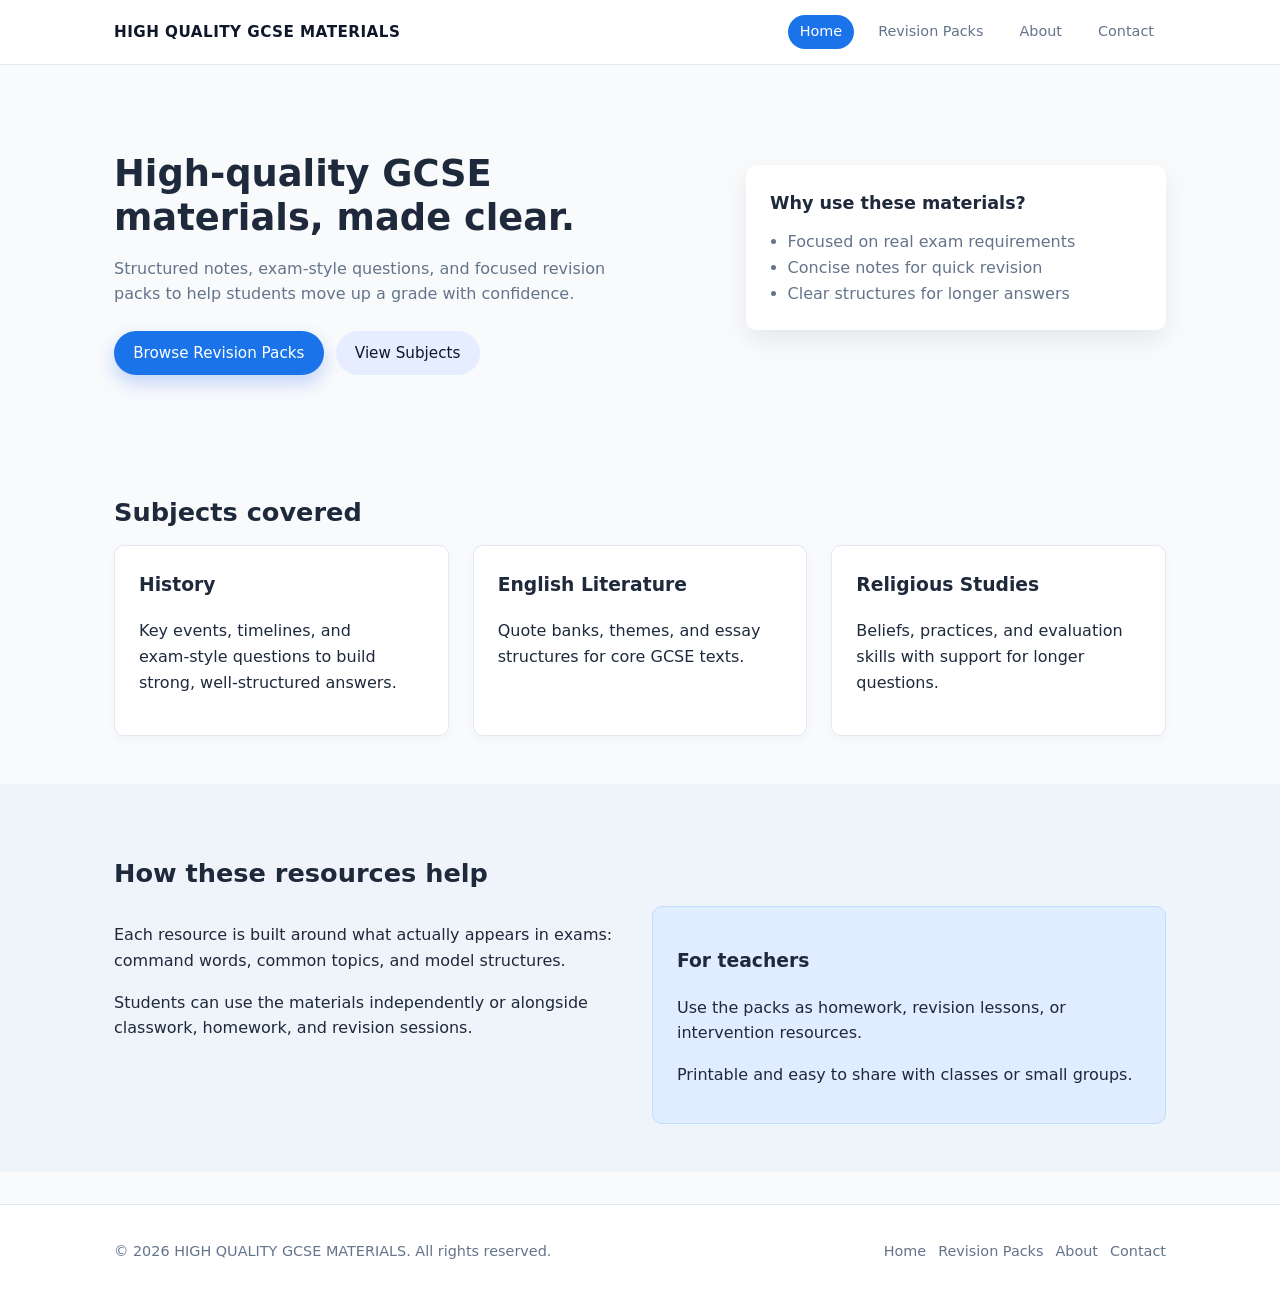
<file: index.html>
<!DOCTYPE html>
<html lang="en">
<head>
  <meta charset="UTF-8">
  <title>HIGH QUALITY GCSE MATERIALS | Home</title>
  <meta name="viewport" content="width=device-width, initial-scale=1">
  <link rel="stylesheet" href="style.css">
</head>
<body>
  <header class="site-header">
    <div class="container nav-container">
      <div class="logo">HIGH QUALITY GCSE MATERIALS</div>
      <nav class="nav">
        <a href="index.html" class="nav-link active">Home</a>
        <a href="shop.html" class="nav-link">Revision Packs</a>
        <a href="about.html" class="nav-link">About</a>
        <a href="contact.html" class="nav-link">Contact</a>
      </nav>
    </div>
  </header>

  <main>
    <section class="hero">
      <div class="container hero-inner">
        <div class="hero-text">
          <h1>High‑quality GCSE materials, made clear.</h1>
          <p>Structured notes, exam‑style questions, and focused revision packs to help students move up a grade with confidence.</p>
          <div class="hero-actions">
            <a href="shop.html" class="btn btn-primary">Browse Revision Packs</a>
            <a href="#subjects" class="btn btn-secondary">View Subjects</a>
          </div>
        </div>
        <div class="hero-card">
          <h2>Why use these materials?</h2>
          <ul>
            <li>Focused on real exam requirements</li>
            <li>Concise notes for quick revision</li>
            <li>Clear structures for longer answers</li>
          </ul>
        </div>
      </div>
    </section>

    <section id="subjects" class="section">
      <div class="container">
        <h2 class="section-title">Subjects covered</h2>
        <div class="grid grid-3">
          <div class="card">
            <h3>History</h3>
            <p>Key events, timelines, and exam‑style questions to build strong, well‑structured answers.</p>
          </div>
          <div class="card">
            <h3>English Literature</h3>
            <p>Quote banks, themes, and essay structures for core GCSE texts.</p>
          </div>
          <div class="card">
            <h3>Religious Studies</h3>
            <p>Beliefs, practices, and evaluation skills with support for longer questions.</p>
          </div>
        </div>
      </div>
    </section>

    <section class="section section-alt">
      <div class="container">
        <h2 class="section-title">How these resources help</h2>
        <div class="grid grid-2">
          <div>
            <p>Each resource is built around what actually appears in exams: command words, common topics, and model structures.</p>
            <p>Students can use the materials independently or alongside classwork, homework, and revision sessions.</p>
          </div>
          <div class="highlight-box">
            <h3>For teachers</h3>
            <p>Use the packs as homework, revision lessons, or intervention resources.</p>
            <p>Printable and easy to share with classes or small groups.</p>
          </div>
        </div>
      </div>
    </section>
  </main>

  <footer class="site-footer">
    <div class="container footer-inner">
      <p>© <span id="year"></span> HIGH QUALITY GCSE MATERIALS. All rights reserved.</p>
      <div class="footer-links">
        <a href="index.html">Home</a>
        <a href="shop.html">Revision Packs</a>
        <a href="about.html">About</a>
        <a href="contact.html">Contact</a>
      </div>
    </div>
  </footer>

  <script>
    document.getElementById('year').textContent = new Date().getFullYear();
  </script>
</body>
</html>
</file>
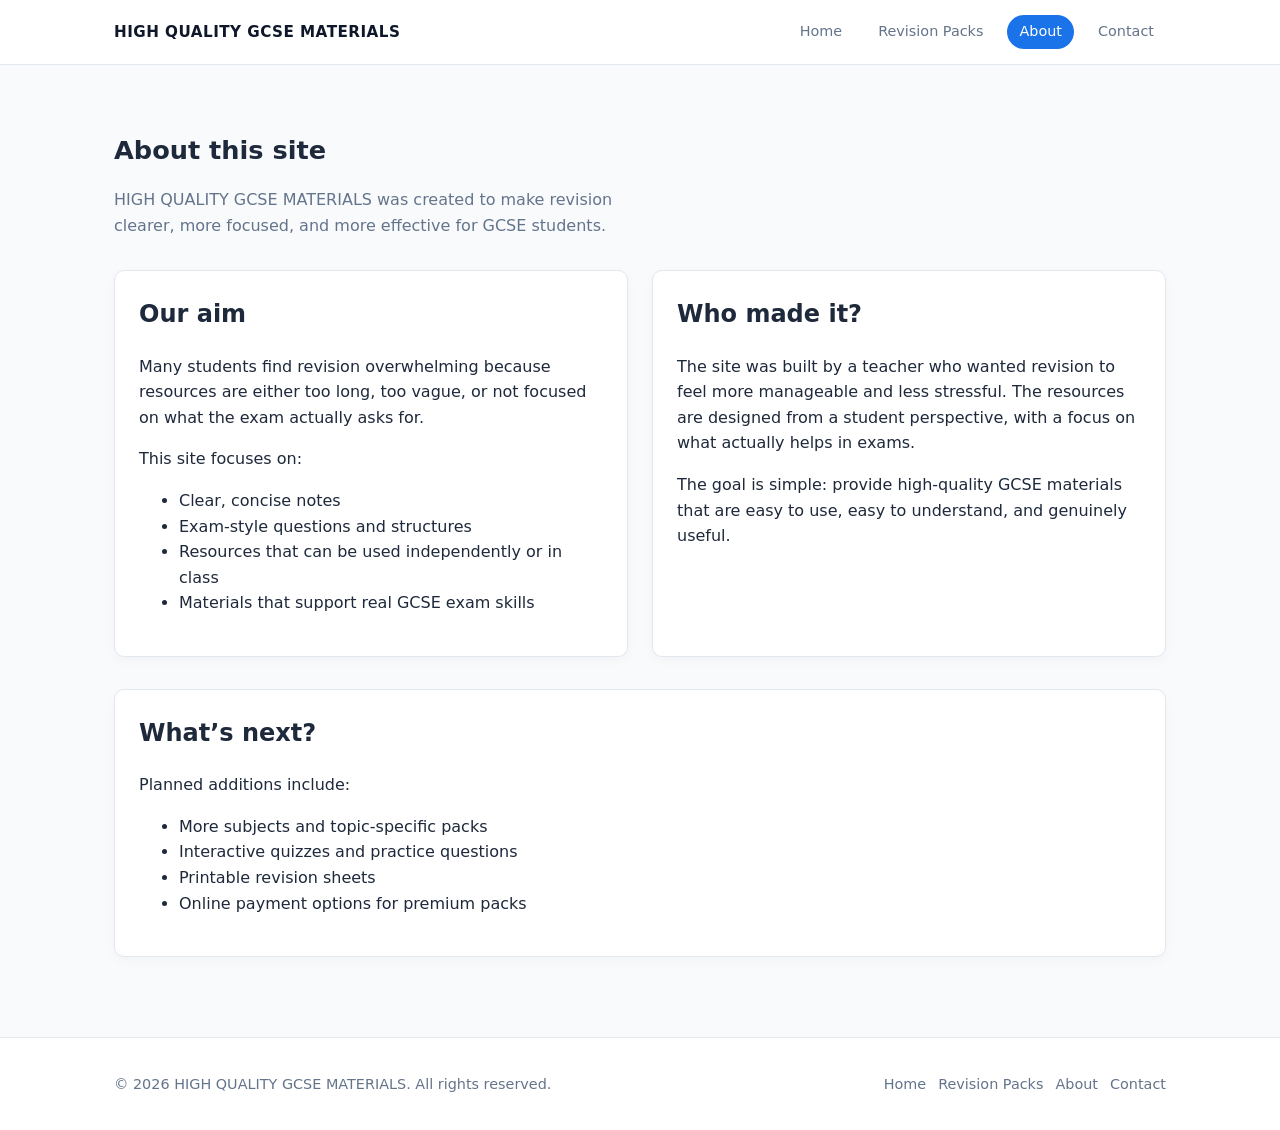
<file: about.html>
<!DOCTYPE html>
<html lang="en">
<head>
  <meta charset="UTF-8">
  <title>HIGH QUALITY GCSE MATERIALS | About</title>
  <meta name="viewport" content="width=device-width, initial-scale=1">
  <link rel="stylesheet" href="style.css">
</head>
<body>
  <header class="site-header">
    <div class="container nav-container">
      <div class="logo">HIGH QUALITY GCSE MATERIALS</div>
      <nav class="nav">
        <a href="index.html" class="nav-link">Home</a>
        <a href="shop.html" class="nav-link">Revision Packs</a>
        <a href="about.html" class="nav-link active">About</a>
        <a href="contact.html" class="nav-link">Contact</a>
      </nav>
    </div>
  </header>

  <main class="section">
    <div class="container">
      <h1 class="section-title">About this site</h1>
      <p class="section-intro">
        HIGH QUALITY GCSE MATERIALS was created to make revision clearer, more focused, and more effective for GCSE students.
      </p>

      <div class="grid grid-2">
        <div class="card">
          <h2>Our aim</h2>
          <p>
            Many students find revision overwhelming because resources are either too long, too vague, or not focused on what the exam actually asks for.
          </p>
          <p>
            This site focuses on:
          </p>
          <ul>
            <li>Clear, concise notes</li>
            <li>Exam‑style questions and structures</li>
            <li>Resources that can be used independently or in class</li>
            <li>Materials that support real GCSE exam skills</li>
          </ul>
        </div>

        <div class="card">
          <h2>Who made it?</h2>
          <p>
            The site was built by a teacher who wanted revision to feel more manageable and less stressful. The resources are designed from a student perspective, with a focus on what actually helps in exams.
          </p>
          <p>
            The goal is simple: provide high‑quality GCSE materials that are easy to use, easy to understand, and genuinely useful.
          </p>
        </div>
      </div>

      <div class="card" style="margin-top: 2rem;">
        <h2>What’s next?</h2>
        <p>Planned additions include:</p>
        <ul>
          <li>More subjects and topic‑specific packs</li>
          <li>Interactive quizzes and practice questions</li>
          <li>Printable revision sheets</li>
          <li>Online payment options for premium packs</li>
        </ul>
      </div>
    </div>
  </main>

  <footer class="site-footer">
    <div class="container footer-inner">
      <p>© <span id="year"></span> HIGH QUALITY GCSE MATERIALS. All rights reserved.</p>
      <div class="footer-links">
        <a href="index.html">Home</a>
        <a href="shop.html">Revision Packs</a>
        <a href="about.html">About</a>
        <a href="contact.html">Contact</a>
      </div>
    </div>
  </footer>

  <script>
    document.getElementById('year').textContent = new Date().getFullYear();
  </script>
</body>
</html>
</file>
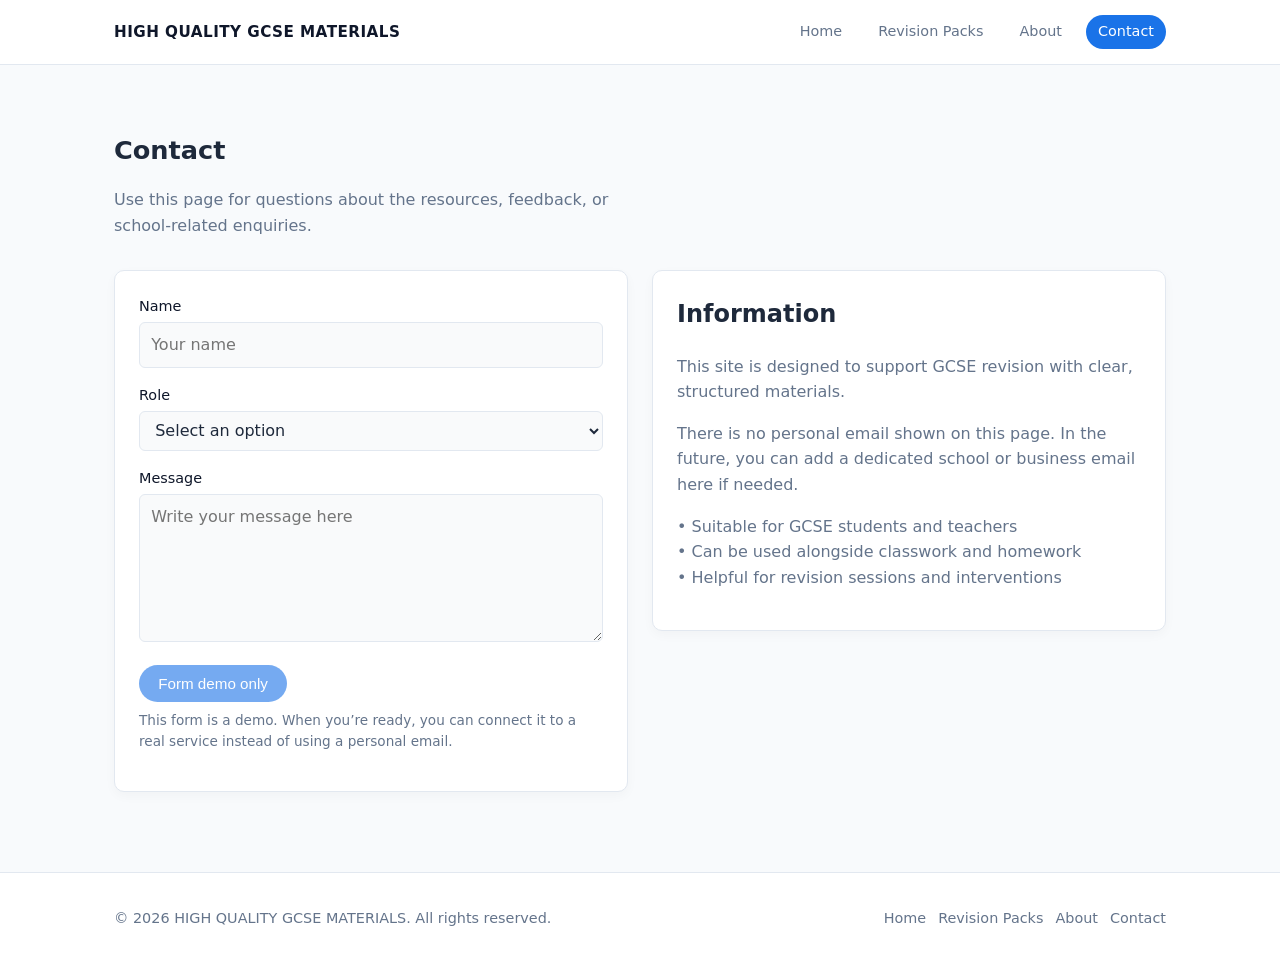
<file: contact.html>
<!DOCTYPE html>
<html lang="en">
<head>
  <meta charset="UTF-8">
  <title>HIGH QUALITY GCSE MATERIALS | Contact</title>
  <meta name="viewport" content="width=device-width, initial-scale=1">
  <link rel="stylesheet" href="style.css">
</head>
<body>
  <header class="site-header">
    <div class="container nav-container">
      <div class="logo">HIGH QUALITY GCSE MATERIALS</div>
      <nav class="nav">
        <a href="index.html" class="nav-link">Home</a>
        <a href="shop.html" class="nav-link">Revision Packs</a>
        <a href="about.html" class="nav-link">About</a>
        <a href="contact.html" class="nav-link active">Contact</a>
      </nav>
    </div>
  </header>

  <main class="section">
    <div class="container">
      <h1 class="section-title">Contact</h1>
      <p class="section-intro">
        Use this page for questions about the resources, feedback, or school‑related enquiries.
      </p>

      <div class="grid grid-2 contact-layout">
        <form class="card contact-form">
          <div class="form-group">
            <label for="name">Name</label>
            <input id="name" type="text" placeholder="Your name">
          </div>

          <div class="form-group">
            <label for="role">Role</label>
            <select id="role">
              <option value="">Select an option</option>
              <option>Student</option>
              <option>Teacher</option>
              <option>Parent / Carer</option>
              <option>Tutor</option>
            </select>
          </div>

          <div class="form-group">
            <label for="message">Message</label>
            <textarea id="message" rows="5" placeholder="Write your message here"></textarea>
          </div>

          <button type="button" class="btn btn-primary disabled">
            Form demo only
          </button>
          <p class="form-note">This form is a demo. When you’re ready, you can connect it to a real service instead of using a personal email.</p>
        </form>

        <div class="card contact-info">
          <h2>Information</h2>
          <p>This site is designed to support GCSE revision with clear, structured materials.</p>
          <p>There is no personal email shown on this page. In the future, you can add a dedicated school or business email here if needed.</p>
          <ul class="contact-list">
            <li>• Suitable for GCSE students and teachers</li>
            <li>• Can be used alongside classwork and homework</li>
            <li>• Helpful for revision sessions and interventions</li>
          </ul>
        </div>
      </div>
    </div>
  </main>

  <footer class="site-footer">
    <div class="container footer-inner">
      <p>© <span id="year"></span> HIGH QUALITY GCSE MATERIALS. All rights reserved.</p>
      <div class="footer-links">
        <a href="index.html">Home</a>
        <a href="shop.html">Revision Packs</a>
        <a href="about.html">About</a>
        <a href="contact.html">Contact</a>
      </div>
    </div>
  </footer>

  <script>
    document.getElementById('year').textContent = new Date().getFullYear();
  </script>
</body>
</html>
</file>
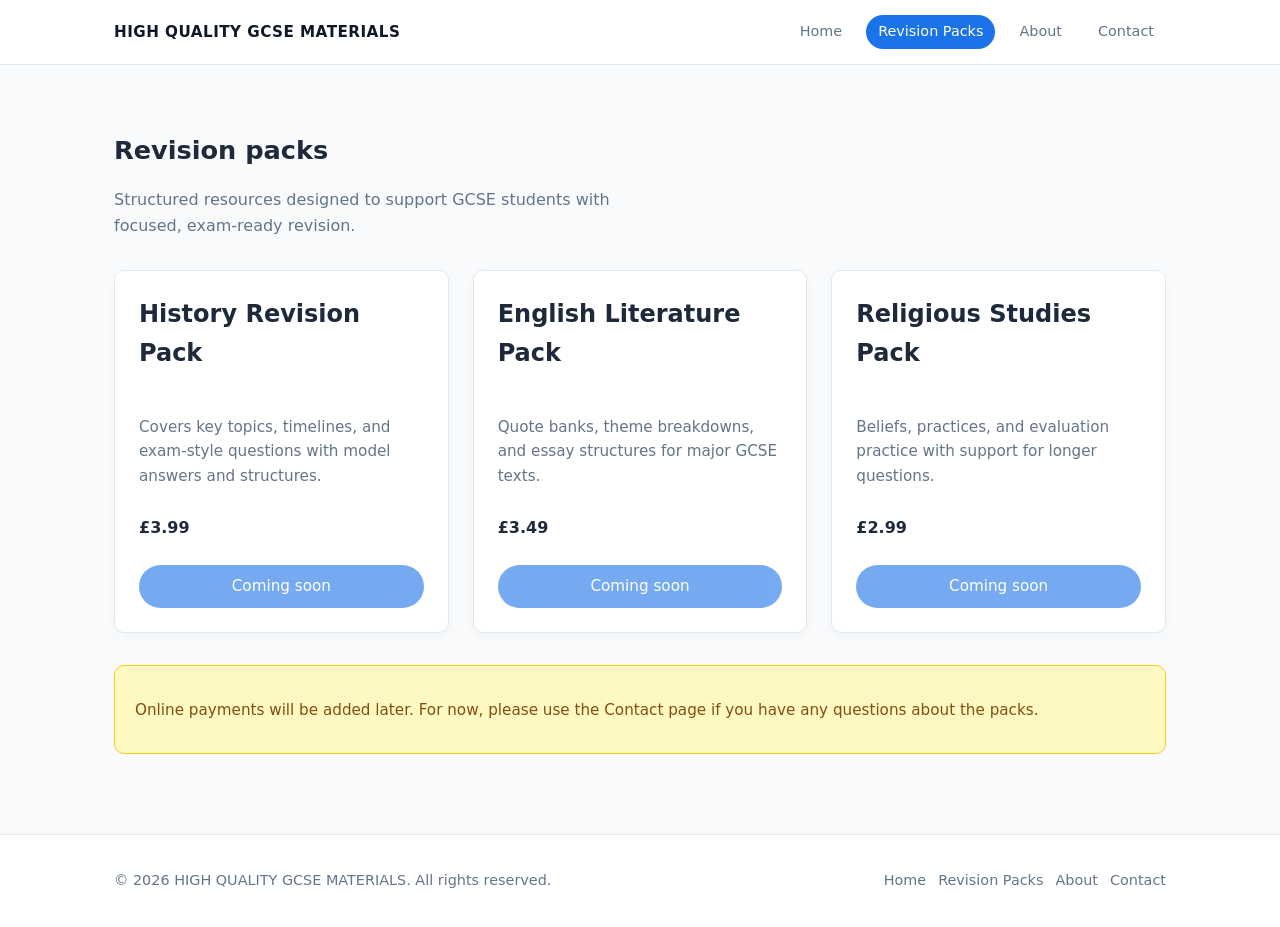
<file: shop.html>
<!DOCTYPE html>
<html lang="en">
<head>
  <meta charset="UTF-8">
  <title>HIGH QUALITY GCSE MATERIALS | Revision Packs</title>
  <meta name="viewport" content="width=device-width, initial-scale=1">
  <link rel="stylesheet" href="style.css">
</head>
<body>
  <header class="site-header">
    <div class="container nav-container">
      <div class="logo">HIGH QUALITY GCSE MATERIALS</div>
      <nav class="nav">
        <a href="index.html" class="nav-link">Home</a>
        <a href="shop.html" class="nav-link active">Revision Packs</a>
        <a href="about.html" class="nav-link">About</a>
        <a href="contact.html" class="nav-link">Contact</a>
      </nav>
    </div>
  </header>

  <main class="section">
    <div class="container">
      <h1 class="section-title">Revision packs</h1>
      <p class="section-intro">Structured resources designed to support GCSE students with focused, exam‑ready revision.</p>

      <div class="grid grid-3">
        <div class="card product-card">
          <h2>History Revision Pack</h2>
          <p class="product-desc">Covers key topics, timelines, and exam‑style questions with model answers and structures.</p>
          <p class="product-price">£3.99</p>
          <a href="#" class="btn btn-primary disabled">Coming soon</a>
        </div>

        <div class="card product-card">
          <h2>English Literature Pack</h2>
          <p class="product-desc">Quote banks, theme breakdowns, and essay structures for major GCSE texts.</p>
          <p class="product-price">£3.49</p>
          <a href="#" class="btn btn-primary disabled">Coming soon</a>
        </div>

        <div class="card product-card">
          <h2>Religious Studies Pack</h2>
          <p class="product-desc">Beliefs, practices, and evaluation practice with support for longer questions.</p>
          <p class="product-price">£2.99</p>
          <a href="#" class="btn btn-primary disabled">Coming soon</a>
        </div>
      </div>

      <div class="info-banner">
        <p>Online payments will be added later. For now, please use the Contact page if you have any questions about the packs.</p>
      </div>
    </div>
  </main>

  <footer class="site-footer">
    <div class="container footer-inner">
      <p>© <span id="year"></span> HIGH QUALITY GCSE MATERIALS. All rights reserved.</p>
      <div class="footer-links">
        <a href="index.html">Home</a>
        <a href="shop.html">Revision Packs</a>
        <a href="about.html">About</a>
        <a href="contact.html">Contact</a>
      </div>
    </div>
  </footer>

  <script>
    document.getElementById('year').textContent = new Date().getFullYear();
  </script>
</body>
</html>
</file>
<file: style.css>
:root {
  --color-primary: #1A73E8;
  --color-primary-dark: #1558b0;
  --color-secondary: #0F172A;
  --color-accent: #FACC15;
  --color-bg: #F8FAFC;
  --color-surface: #FFFFFF;
  --color-border: #E2E8F0;
  --color-text: #1E293B;
  --color-muted: #64748B;
  --radius-sm: 6px;
  --radius-md: 10px;
  --shadow-soft: 0 10px 25px rgba(15, 23, 42, 0.08);
  --transition-fast: 0.18s ease-out;
}

*,
*::before,
*::after {
  box-sizing: border-box;
}

body {
  margin: 0;
  font-family: system-ui, -apple-system, BlinkMacSystemFont, "Inter", sans-serif;
  background: var(--color-bg);
  color: var(--color-text);
  line-height: 1.6;
}

/* Layout */

.container {
  width: 100%;
  max-width: 1100px;
  margin: 0 auto;
  padding: 0 1.5rem;
}

/* Header */

.site-header {
  background: var(--color-surface);
  border-bottom: 1px solid var(--color-border);
  position: sticky;
  top: 0;
  z-index: 20;
}

.nav-container {
  display: flex;
  align-items: center;
  justify-content: space-between;
  height: 64px;
}

.logo {
  font-weight: 700;
  color: var(--color-secondary);
  letter-spacing: 0.03em;
  font-size: 0.95rem;
}

.nav {
  display: flex;
  gap: 0.75rem;
}

.nav-link {
  text-decoration: none;
  color: var(--color-muted);
  font-size: 0.9rem;
  padding: 0.35rem 0.75rem;
  border-radius: 999px;
  transition: background var(--transition-fast), color var(--transition-fast);
}

.nav-link:hover {
  background: rgba(148, 163, 184, 0.12);
  color: var(--color-secondary);
}

.nav-link.active {
  background: var(--color-primary);
  color: #fff;
}

/* Hero */

.hero {
  padding: 3.5rem 0 3rem;
}

.hero-inner {
  display: grid;
  grid-template-columns: minmax(0, 2fr) minmax(0, 1.4fr);
  gap: 2rem;
  align-items: center;
}

.hero-text h1 {
  font-size: 2.3rem;
  line-height: 1.2;
  margin-bottom: 0.75rem;
}

.hero-text p {
  color: var(--color-muted);
  max-width: 32rem;
}

.hero-actions {
  margin-top: 1.5rem;
  display: flex;
  flex-wrap: wrap;
  gap: 0.75rem;
}

.hero-card {
  background: var(--color-surface);
  border-radius: var(--radius-md);
  padding: 1.5rem;
  box-shadow: var(--shadow-soft);
}

.hero-card h2 {
  margin-top: 0;
  margin-bottom: 0.75rem;
  font-size: 1.1rem;
}

.hero-card ul {
  padding-left: 1.1rem;
  margin: 0;
  color: var(--color-muted);
}

/* Sections */

.section {
  padding: 3rem 0;
}

.section-alt {
  background: #EFF4FB;
}

.section-title {
  font-size: 1.6rem;
  margin-bottom: 0.75rem;
}

.section-intro {
  color: var(--color-muted);
  max-width: 32rem;
  margin-bottom: 2rem;
}

/* Grid */

.grid {
  display: grid;
  gap: 1.5rem;
}

.grid-2 {
  grid-template-columns: repeat(auto-fit, minmax(260px, 1fr));
}

.grid-3 {
  grid-template-columns: repeat(auto-fit, minmax(230px, 1fr));
}

/* Cards */

.card {
  background: var(--color-surface);
  border-radius: var(--radius-md);
  padding: 1.5rem;
  border: 1px solid var(--color-border);
  box-shadow: 0 4px 12px rgba(15, 23, 42, 0.03);
}

.card h3,
.card h2 {
  margin-top: 0;
}

/* Buttons */

.btn {
  display: inline-flex;
  align-items: center;
  justify-content: center;
  padding: 0.6rem 1.2rem;
  border-radius: 999px;
  border: none;
  cursor: pointer;
  font-size: 0.95rem;
  text-decoration: none;
  transition: background var(--transition-fast), transform var(--transition-fast), box-shadow var(--transition-fast), color var(--transition-fast);
}

.btn-primary {
  background: var(--color-primary);
  color: #fff;
  box-shadow: 0 8px 18px rgba(37, 99, 235, 0.25);
}

.btn-primary:hover {
  background: var(--color-primary-dark);
  transform: translateY(-1px);
  box-shadow: 0 10px 22px rgba(37, 99, 235, 0.3);
}

.btn-secondary {
  background: #E5EDFF;
  color: var(--color-secondary);
}

.btn-secondary:hover {
  background: #d7e3ff;
}

.btn.disabled {
  opacity: 0.6;
  cursor: default;
  box-shadow: none;
}

/* Highlight / info */

.highlight-box {
  background: #E0ECFF;
  border-radius: var(--radius-md);
  padding: 1.25rem 1.5rem;
  border: 1px solid #BFDBFE;
}

/* Products */

.product-card {
  display: flex;
  flex-direction: column;
  gap: 0.5rem;
}

.product-desc {
  color: var(--color-muted);
  font-size: 0.95rem;
}

.product-price {
  font-weight: 600;
  margin-top: 0.25rem;
}

.info-banner {
  margin-top: 2rem;
  padding: 1rem 1.25rem;
  border-radius: var(--radius-md);
  background: #FEF9C3;
  border: 1px solid #FACC15;
  color: #854D0E;
  font-size: 0.95rem;
}

/* Contact */

.contact-layout {
  align-items: flex-start;
}

.contact-form .form-group {
  margin-bottom: 1rem;
}

.contact-form label {
  display: block;
  font-size: 0.9rem;
  margin-bottom: 0.25rem;
  color: var(--color-secondary);
}

.contact-form input,
.contact-form select,
.contact-form textarea {
  width: 100%;
  padding: 0.55rem 0.7rem;
  border-radius: var(--radius-sm);
  border: 1px solid var(--color-border);
  font: inherit;
  color: var(--color-text);
  background: #F9FAFB;
}

.contact-form input:focus,
.contact-form select:focus,
.contact-form textarea:focus {
  outline: 2px solid var(--color-primary);
  outline-offset: 1px;
  background: #fff;
}

.form-note {
  font-size: 0.85rem;
  color: var(--color-muted);
  margin-top: 0.5rem;
}

.contact-info p {
  color: var(--color-muted);
}

.contact-list {
  list-style: none;
  padding-left: 0;
  margin-top: 0.75rem;
  color: var(--color-muted);
}

/* Footer */

.site-footer {
  border-top: 1px solid var(--color-border);
  background: var(--color-surface);
  padding: 1.25rem 0;
  margin-top: 2rem;
}

.footer-inner {
  display: flex;
  flex-wrap: wrap;
  align-items: center;
  justify-content: space-between;
  gap: 0.75rem;
  font-size: 0.9rem;
  color: var(--color-muted);
}

.footer-links {
  display: flex;
  gap: 0.75rem;
}

.footer-links a {
  color: var(--color-muted);
  text-decoration: none;
  font-size: 0.9rem;
}

.footer-links a:hover {
  color: var(--color-secondary);
}

/* Responsive */

@media (max-width: 768px) {
  .hero-inner {
    grid-template-columns: 1fr;
  }

  .nav-container {
    flex-direction: column;
    align-items: flex-start;
    gap: 0.5rem;
    height: auto;
    padding-top: 0.75rem;
    padding-bottom: 0.75rem;
  }

  .nav {
    flex-wrap: wrap;
  }
}
</file>
